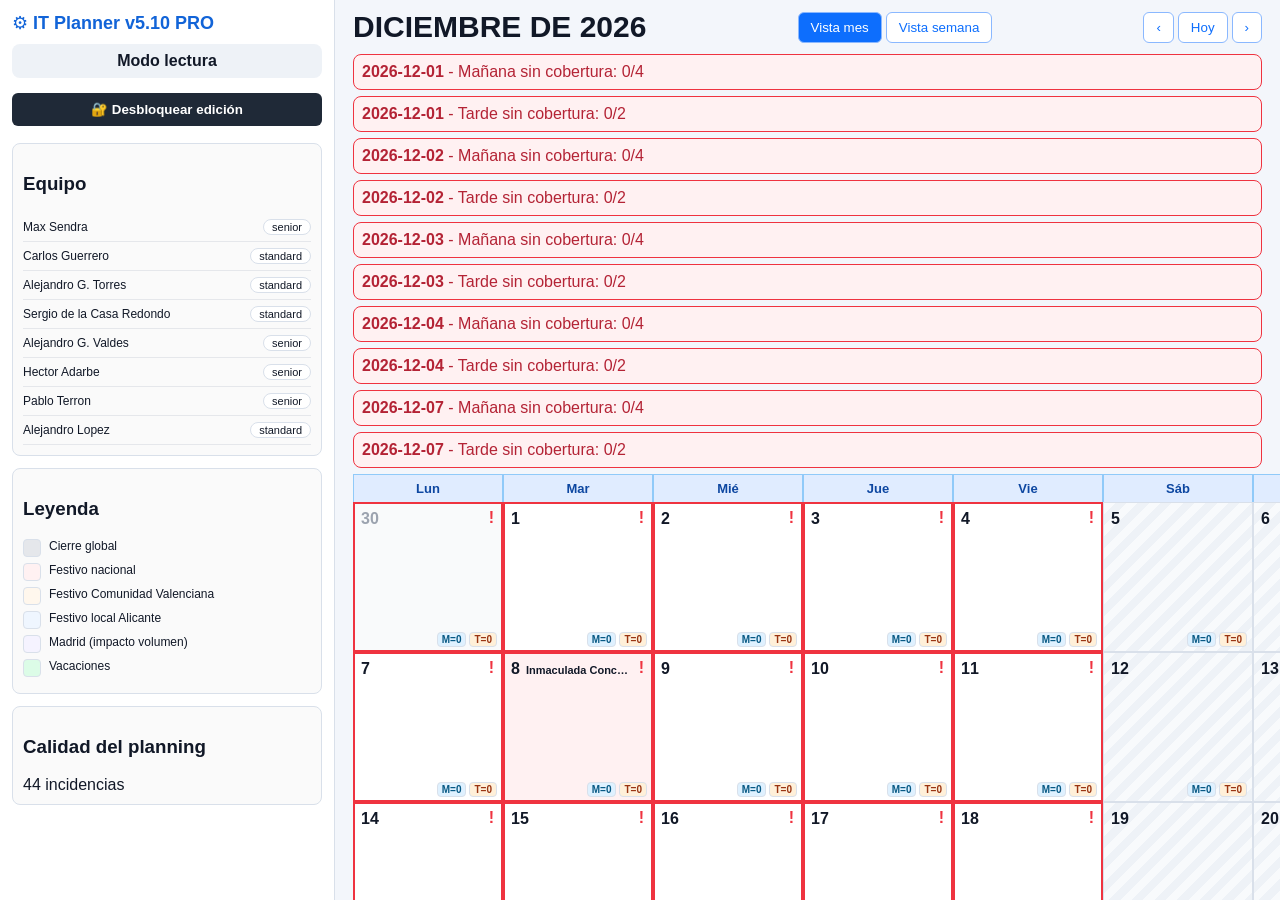
<file: index.html>
<!doctype html>
<html lang="es">
<head>
  <meta charset="utf-8">
  <meta name="viewport" content="width=device-width,initial-scale=1">
  <title>IT Planner v5.10 PRO</title>
  <link rel="stylesheet" href="css/styles.css">
</head>
<body>
  <aside class="sidebar">
    <div class="brand">⚙ <strong id="appName">IT Planner</strong></div>
    <div id="modeBox" class="mode readonly">Modo lectura</div>

    <button id="btnUnlock" class="btn dark">🔐 Desbloquear edición</button>
    <button id="btnLock" class="btn adminOnly hidden">🔒 Bloquear edición</button>
    <button id="btnVacations" class="btn adminOnly hidden">🌴 Vacaciones / Ausencias</button>
    <button id="btnAuto" class="btn dark adminOnly hidden">🪄 Generador automático</button>
    <button id="btnReport" class="btn adminOnly hidden">📊 Reporte de horas</button>
    <button id="btnExport" class="btn adminOnly hidden">⬇ Exportar JSON</button>

    <section class="box">
      <h3>Equipo</h3>
      <div id="teamList"></div>
    </section>

    <section class="box">
      <h3>Leyenda</h3>
      <div id="legend"></div>
    </section>

    <section id="rulesBox" class="box adminOnly hidden">
      <h3>Reglas activas</h3>
      <ul id="rulesList"></ul>
    </section>

    <section class="box">
      <h3>Calidad del planning</h3>
      <div id="qualityBox"></div>
    </section>
  </aside>

  <main class="main">
    <header class="topbar">
      <h1 id="monthTitle"></h1>
      <div class="viewBtns">
        <button id="viewMonth" class="active">Vista mes</button>
        <button id="viewWeek">Vista semana</button>
      </div>
      <div class="nav">
        <button id="prev">‹</button>
        <button id="today">Hoy</button>
        <button id="next">›</button>
      </div>
    </header>

    <section id="alerts" class="alerts"></section>
    <section id="calendar" class="calendar"></section>
  </main>

  <dialog id="adminDialog">
    <form method="dialog" class="card">
      <div class="dialogHeader">
        <h2>Acceso administrador</h2>
        <button type="button" class="iconClose" data-close="adminDialog">×</button>
      </div>
      <p class="hint">Introduzca la contraseña de administrador.</p>
      <input id="adminPassword" type="password" placeholder="Contraseña" autocomplete="off">
      <button id="doUnlock" class="btn primary">Entrar</button>
    </form>
  </dialog>

  <dialog id="dayDialog">
    <form method="dialog" class="card wide">
      <div class="dialogHeader">
        <h2 id="dayTitle"></h2>
        <button type="button" class="iconClose" data-close="dayDialog">×</button>
      </div>
      <div id="dayMeta" class="hint"></div>
      <div id="dayWarnings"></div>
      <div class="two">
        <section>
          <h3>Mañana</h3>
          <div id="morningChecks"></div>
        </section>
        <section>
          <h3>Tarde</h3>
          <div id="eveningChecks"></div>
        </section>
      </div>
      <button id="saveDay" class="btn primary adminOnly">Guardar</button>
    </form>
  </dialog>

  <dialog id="vacDialog">
    <form method="dialog" class="card wide">
      <div class="dialogHeader">
        <h2>Vacaciones / Ausencias</h2>
        <button type="button" class="iconClose" data-close="vacDialog">×</button>
      </div>
      <p class="hint">Regla recomendada: máximo 2 personas fuera por semana (si se supera, se avisa pero se permite). Desde 15/07/2026: mínimo 7 días naturales y lunes-domingo.</p>
      <div class="two">
        <section>
          <label>Persona</label>
          <select id="vacUser"></select>

          <label>Días naturales disponibles</label>
          <input id="vacTotal" type="number" min="0" step="1">
          <button id="saveVacTotal" class="btn">Guardar días disponibles</button>

          <label>Desde</label>
          <input id="vacFrom" type="date">
          <label>Hasta</label>
          <input id="vacTo" type="date">

          <label>Notas</label>
          <input id="vacNotes" placeholder="Notas">

          <button id="addVacation" class="btn primary">Añadir</button>
          <button type="button" class="btn" data-close="vacDialog">Cerrar</button>
        </section>
        <section>
          <div id="vacList"></div>
        </section>
      </div>
    </form>
  </dialog>

  <dialog id="autoDialog">
    <form method="dialog" class="card">
      <div class="dialogHeader">
        <h2>Generador automático</h2>
        <button type="button" class="iconClose" data-close="autoDialog">×</button>
      </div>
      <p class="hint">Genera por semanas completas. Restricciones tarde: no 2 semanas seguidas, no 3 semanas en el mes; 2ª semana solo último recurso.</p>
      <label>Desde</label>
      <input id="autoFrom" type="date">
      <label>Hasta</label>
      <input id="autoTo" type="date">
      <label><input id="overwrite" type="checkbox"> Sobrescribir asignaciones existentes</label>
      <button id="runAuto" class="btn primary">Generar</button>
    </form>
  </dialog>

  <dialog id="reportDialog">
    <form method="dialog" class="card wide">
      <div class="dialogHeader">
        <h2>Reporte de horas</h2>
        <button type="button" class="iconClose" data-close="reportDialog">×</button>
      </div>
      <div class="reportSwitch">
        <button type="button" id="repMonth" class="seg">Mes</button>
        <button type="button" id="repYear" class="seg active">Año</button>
      </div>
      <div id="reportMeta" class="hint"></div>
      <div id="reportContent"></div>
      <button id="downloadReport" class="btn primary">Descargar CSV</button>
    </form>
  </dialog>

  <script src="js/app.bundle.js" defer></script>
</body>
</html>
</file>
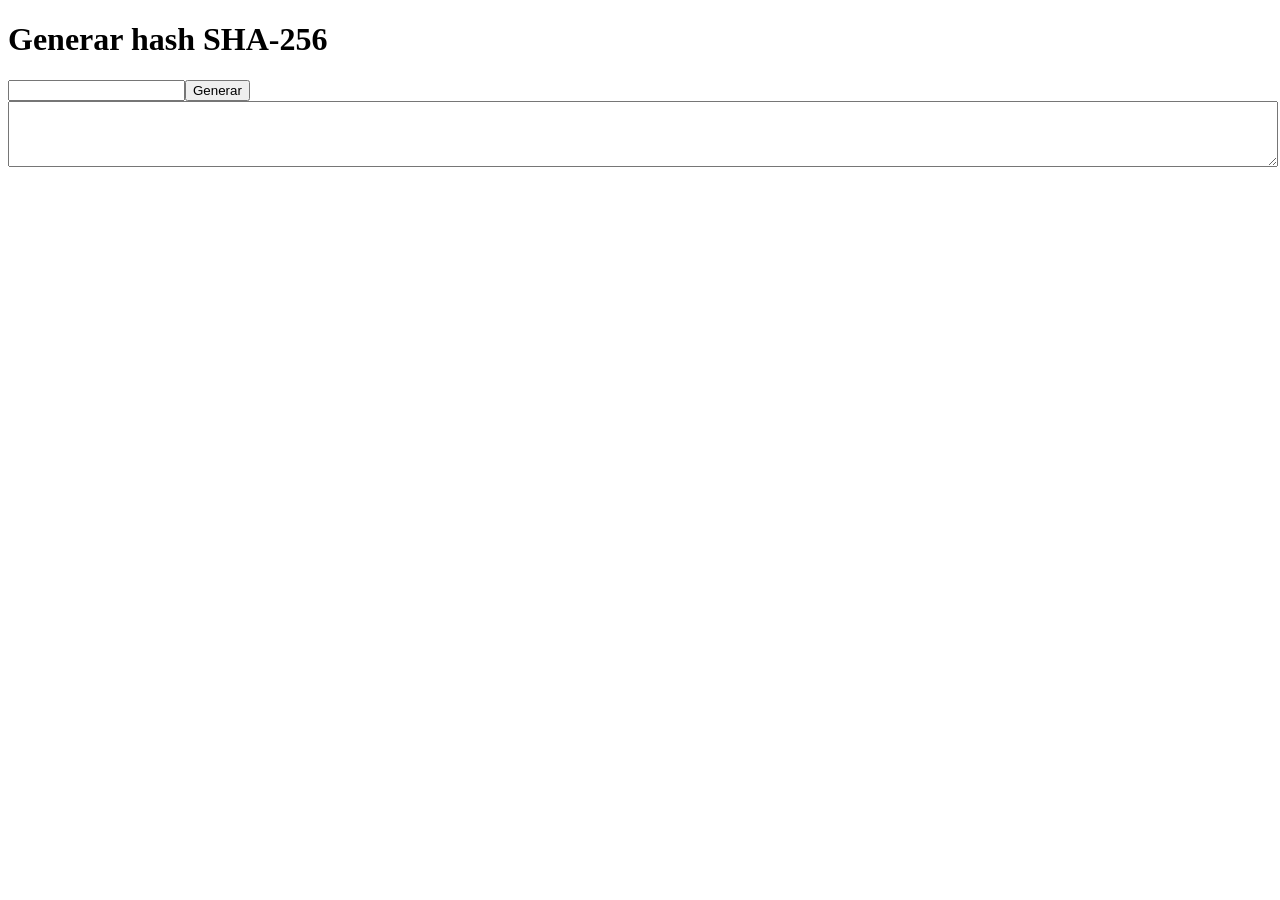
<file: hash.html>
<!doctype html><html lang="es"><head><meta charset="utf-8"><title>Hash admin</title></head><body><h1>Generar hash SHA-256</h1><input id="p" type="password"><button id="b">Generar</button><textarea id="o" rows="4" style="width:100%"></textarea><script>async function h(t){const b=await crypto.subtle.digest("SHA-256",new TextEncoder().encode(t));return [...new Uint8Array(b)].map(x=>x.toString(16).padStart(2,"0")).join("")}b.onclick=async()=>o.value=await h(p.value)</script></body></html>
</file>
<file: css/styles.css>
*{box-sizing:border-box}body{margin:0;height:100vh;display:flex;background:#f3f6fb;font-family:Segoe UI,Arial,sans-serif;color:#111827}
.sidebar{width:335px;background:#fff;border-right:1px solid #d9e0ea;padding:12px;overflow:auto}
.brand{color:#1264d8;font-size:18px}
.mode{padding:8px;border-radius:8px;text-align:center;font-weight:700;margin:10px 0}
.readonly{background:#eef2f7}
.admin{background:#e6f4ea;color:#137333}
.hidden{display:none!important}
.btn{width:100%;border:0;border-radius:6px;margin:5px 0;padding:9px 12px;background:#eef2f7;font-weight:700;cursor:pointer}
.dark{background:#1f2937!important;color:#fff}
.primary{background:#0d6efd!important;color:#fff}
.box{border:1px solid #d9e0ea;border-radius:8px;background:#fafafa;margin-top:12px;padding:10px}
.person{display:flex;justify-content:space-between;align-items:center;border-bottom:1px solid #e5e7eb;padding:6px 0;font-size:12px}
.badge{font-size:11px;border:1px solid #d9e0ea;border-radius:999px;padding:1px 8px;background:#fff}
.legendItem{display:flex;gap:8px;margin:6px 0;font-size:12px}
.swatch{width:18px;height:18px;border:1px solid #d9e0ea;border-radius:4px}
.main{flex:1;overflow:auto}
.topbar{padding:10px 18px;display:flex;gap:12px;justify-content:space-between;align-items:center}
.topbar h1{margin:0;font-size:30px}
.nav,.viewBtns{display:flex;gap:4px}
.nav button,.viewBtns button{border:1px solid #8ab8ff;background:#fff;color:#0d6efd;padding:7px 12px;border-radius:6px}
.viewBtns button.active{background:#0d6efd;color:#fff}
.alerts{padding:0 18px}
.alert{border:1px solid #ef3340;background:#fff1f2;color:#b42335;border-radius:8px;padding:8px;margin-bottom:6px}
.calendar{display:grid;grid-template-columns:repeat(7,minmax(150px,1fr));padding:0 18px 18px}
.dow{font-weight:900;font-size:13px;background:#e0ecff;color:#0d47a1;border:1px solid #90caf9;border-bottom:0;padding:6px;text-align:center}
.day{min-height:150px;background:#fff;border:1px solid #d9e0ea;padding:7px;position:relative;cursor:pointer}
.calendar.week{background:#f8fafc;border-top:2px solid #0d6efd}
.calendar.week .day{min-height:160px;background:#fafdff}
.weekend{background:repeating-linear-gradient(135deg,#f8fafc,#f8fafc 8px,#eef2f7 8px,#eef2f7 16px)}
.out{background:#f9fafb;color:#9ca3af}
.national{background:#fff1f2}
.regional{background:#fff7ed}
.local{background:#eff6ff}
.madrid_volume{background:#f5f3ff}
.global_closed{background:#e5e7eb}
.hasVacation{box-shadow:inset 0 -5px 0 #86efac}
.issue{outline:2px solid #ef3340;outline-offset:-2px}
.dayHeader{display:flex;align-items:baseline;gap:6px;min-height:18px}
.daynum{font-weight:900}
.holidayInline{font-size:11px;font-weight:700;white-space:nowrap;overflow:hidden;text-overflow:ellipsis;max-width:calc(100% - 30px)}
.shift{font-size:11px;margin-top:4px;padding:3px 5px;border-left:3px solid #0d6efd;background:#dff1ff;white-space:nowrap;overflow:hidden;text-overflow:ellipsis}
.evening{border-left-color:#f97316;background:#fff0d9;color:#9a3412}
.vacTag{font-size:11px;margin-top:4px;color:#166534;background:#dcfce7;border-radius:4px;padding:2px 4px;display:inline-block}
.issueDot{position:absolute;right:8px;top:6px;color:#ef3340;font-weight:900}
.counts{position:absolute;right:5px;bottom:4px;display:flex;gap:3px}
.count{font-size:10px;font-weight:900;border-radius:4px;padding:1px 4px;border:1px solid #d9e0ea}
.countM{background:#dff1ff;color:#075985}
.countT{background:#fff0d9;color:#9a3412}
.vacCount{position:absolute;left:5px;bottom:4px;font-size:10px;font-weight:900;border-radius:4px;padding:1px 4px;background:#dcfce7;color:#166534;border:1px solid #86efac}
.reportSwitch{display:flex;gap:6px;margin:8px 0}
.seg{border:1px solid #8ab8ff;background:#fff;color:#0d6efd;padding:6px 10px;border-radius:999px;font-weight:800;cursor:pointer}
.seg.active{background:#0d6efd;color:#fff}

dialog{border:0;background:transparent}
dialog::backdrop{background:rgba(15,23,42,.45)}
.card{background:#fff;border-radius:12px;box-shadow:0 20px 60px rgba(0,0,0,.25);padding:16px;width:min(560px,96vw)}
.wide{width:min(1180px,96vw)}
.dialogHeader{display:flex;align-items:center;justify-content:space-between;border-bottom:1px solid #e5e7eb;margin-bottom:10px}
.iconClose{border:0;background:transparent;font-size:28px;cursor:pointer;line-height:1}
.hint{font-size:12px;color:#6b7280;background:#f8fafc;border:1px solid #d9e0ea;border-radius:8px;padding:8px;margin:8px 0}
.two{display:grid;grid-template-columns:1fr 1fr;gap:18px}
.check{display:block;border:1px solid #d9e0ea;border-radius:8px;padding:7px;margin:5px 0;font-size:13px}
.warn{border:1px solid #ef3340;background:#fff1f2;border-radius:8px;padding:8px;margin:6px 0;color:#b42335}
.table{width:100%;border-collapse:collapse;font-size:12px}
.table th,.table td{border-bottom:1px solid #e5e7eb;padding:6px;text-align:left}
.table th{background:#f8fafc}
input,select{width:100%;padding:8px;border:1px solid #d9e0ea;border-radius:6px;margin:6px 0}
label{font-size:12px;font-weight:800;margin-top:6px;display:block}
@media(max-width:900px){body{display:block;height:auto}.sidebar{width:auto}.calendar{grid-template-columns:1fr}.dow{display:none}.two{grid-template-columns:1fr}}
</file>
